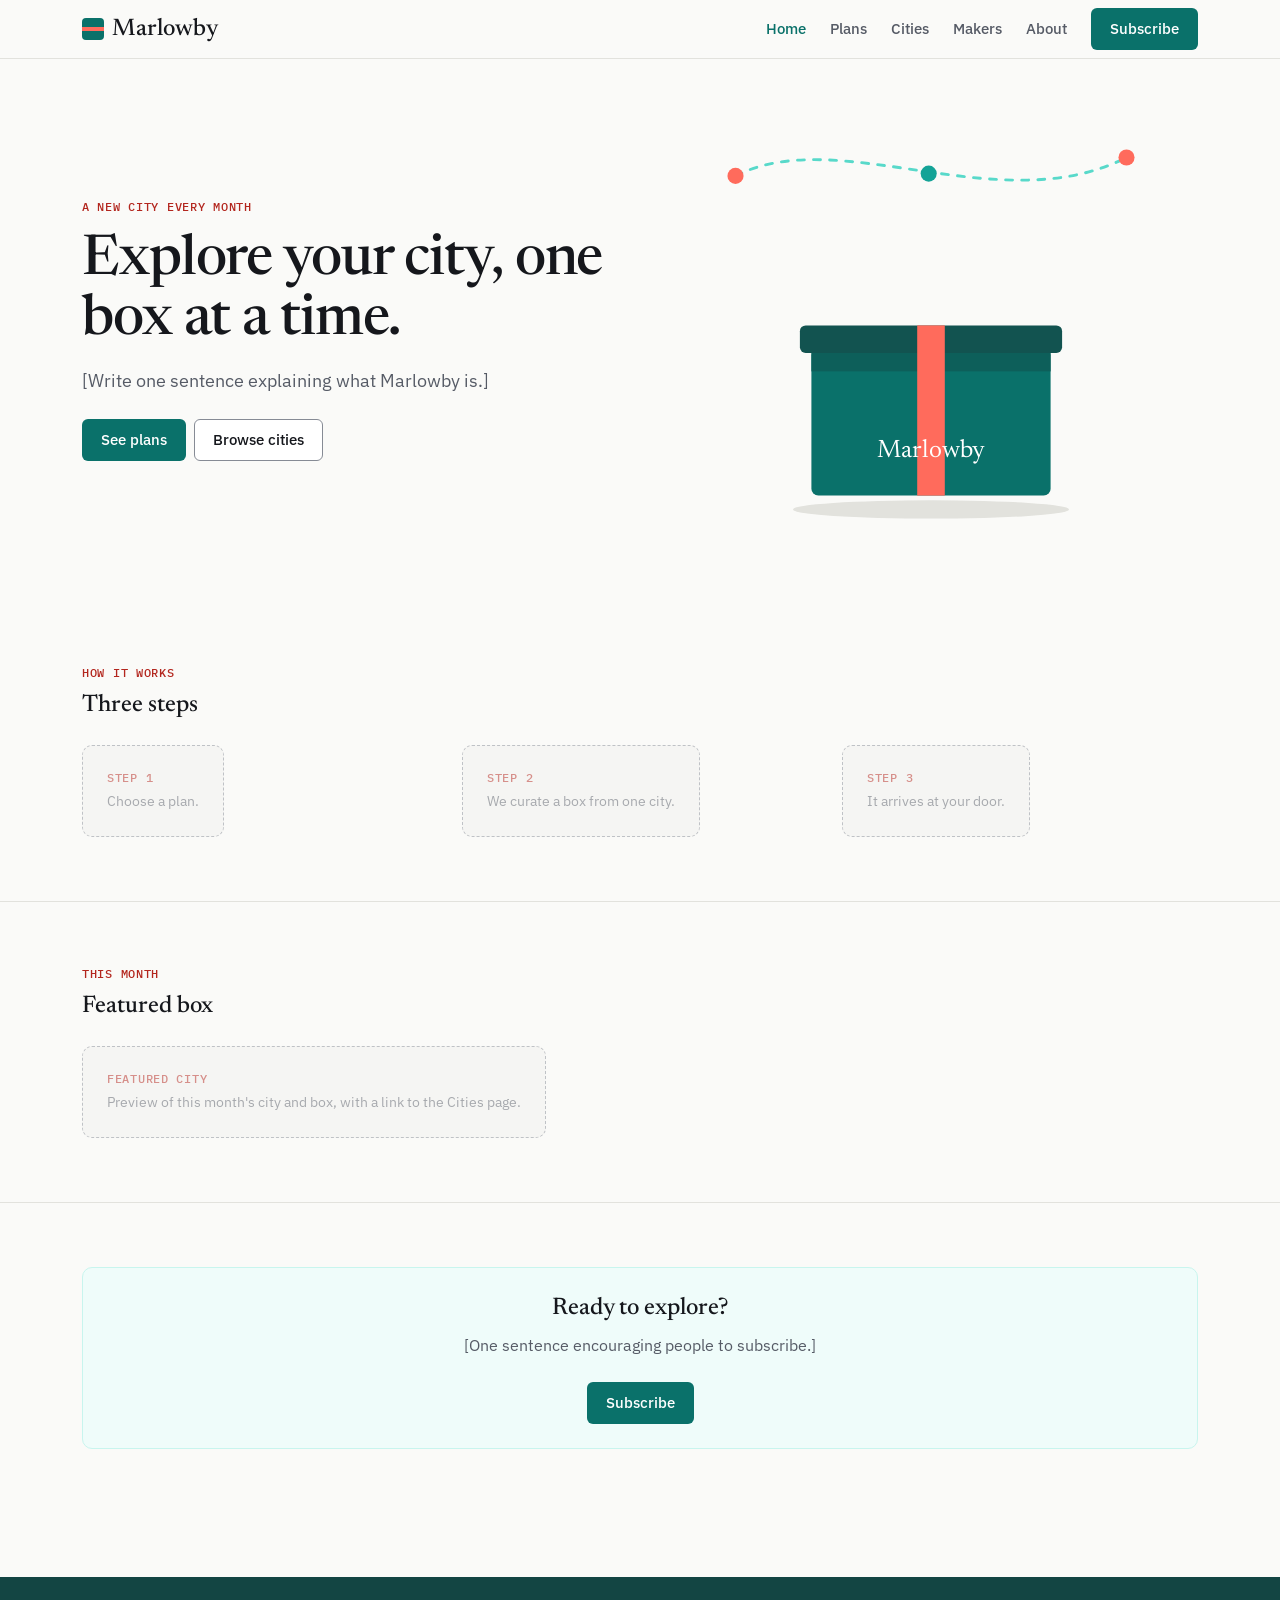
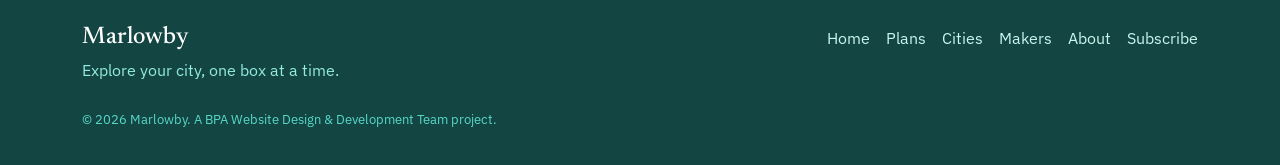
<file: index.html>
<!DOCTYPE html>
<html lang="en">
<head>
  <meta charset="utf-8">
  <meta name="viewport" content="width=device-width, initial-scale=1">
  <title>Marlowby — Explore your city, one box at a time</title>
  <meta name="description" content="Marlowby is a monthly subscription box featuring local products, small businesses and cultural experiences from a different U.S. city.">
  <!-- Fonts -->
  <link rel="preconnect" href="https://fonts.googleapis.com">
  <link rel="preconnect" href="https://fonts.gstatic.com" crossorigin>
  <link href="https://fonts.googleapis.com/css2?family=Newsreader:opsz,wght@6..72,400;6..72,500&amp;family=IBM+Plex+Sans:wght@400;500;600&amp;family=IBM+Plex+Mono:wght@400;500&amp;display=swap" rel="stylesheet">
  <!-- Bootstrap (layout grid and mobile menu) -->
  <link href="https://cdn.jsdelivr.net/npm/bootstrap@5.3.3/dist/css/bootstrap.min.css" rel="stylesheet">
  <!-- Our own styles: always loaded last so they win -->
  <link href="css/style.css" rel="stylesheet">
</head>
<body>
  <a class="visually-hidden-focusable" href="#main">Skip to content</a>

  <!-- ===== NAV BAR: identical on every page. Change it on all six pages at once. ===== -->
  <nav class="navbar navbar-expand-lg sticky-top site-nav" aria-label="Main">
    <div class="container">
      <a class="navbar-brand" href="index.html"><span class="brand-mark" aria-hidden="true"></span>Marlowby</a>
      <button class="navbar-toggler" type="button" data-bs-toggle="collapse" data-bs-target="#mainNav" aria-controls="mainNav" aria-expanded="false" aria-label="Open menu">
        <span class="navbar-toggler-icon"></span>
      </button>
      <div class="collapse navbar-collapse" id="mainNav">
        <ul class="navbar-nav ms-auto align-items-lg-center gap-lg-2">
          <li class="nav-item"><a class="nav-link" href="index.html">Home</a></li>
          <li class="nav-item"><a class="nav-link" href="plans.html">Plans</a></li>
          <li class="nav-item"><a class="nav-link" href="cities.html">Cities</a></li>
          <li class="nav-item"><a class="nav-link" href="makers.html">Makers</a></li>
          <li class="nav-item"><a class="nav-link" href="about.html">About</a></li>
          <li class="nav-item ms-lg-2"><a class="z-btn z-btn--primary" href="subscribe.html">Subscribe</a></li>
        </ul>
      </div>
    </div>
  </nav>

  <main id="main">
    <!-- ===== HERO ===== -->
    <section class="hero">
      <div class="container">
        <div class="row align-items-center g-5">
          <div class="col-lg-6">
            <p class="eyebrow mb-3">A new city every month</p>
            <h1 class="display mb-3">Explore your city, one box at a time.</h1>
            <p class="lede mb-4">[Write one sentence explaining what Marlowby is.]</p>
            <div class="d-flex flex-wrap gap-2">
              <a class="z-btn z-btn--primary" href="plans.html">See plans</a>
              <a class="z-btn z-btn--secondary" href="cities.html">Browse cities</a>
            </div>
          </div>
          <div class="col-lg-6">
          <svg class="hero-visual" viewBox="0 0 400 360" role="img" aria-labelledby="heroTitle">
            <title id="heroTitle">A Marlowby box opening, with local goods rising out of it</title>
            <!-- dashed travel route between three city pins -->
            <path class="route" d="M30 46 C 120 0, 260 86, 370 30" fill="none" stroke="var(--main-300)" stroke-width="2.5" stroke-linecap="round"/>
            <circle cx="30" cy="46" r="7" fill="var(--pop)"/>
            <circle cx="198" cy="44" r="7" fill="var(--main-500)"/>
            <circle cx="370" cy="30" r="7" fill="var(--pop)"/>
            <!-- items that float out of the box -->
            <g transform="translate(0,-34)">
            <g class="box-item box-item--1"><rect x="78" y="112" width="86" height="58" rx="5" fill="var(--surface)" stroke="var(--main-700)" stroke-width="2"/><rect x="138" y="118" width="20" height="24" rx="2" fill="var(--pop)"/><line x1="86" y1="150" x2="126" y2="150" stroke="var(--main-400)" stroke-width="2"/><line x1="86" y1="160" x2="116" y2="160" stroke="var(--main-400)" stroke-width="2"/></g>
            <g class="box-item box-item--2"><rect x="176" y="98" width="48" height="66" rx="10" fill="var(--main-200)" stroke="var(--main-700)" stroke-width="2"/><rect x="172" y="88" width="56" height="16" rx="4" fill="var(--main-700)"/><rect x="186" y="122" width="28" height="22" rx="3" fill="var(--surface)"/></g>
            <g class="box-item box-item--3"><path d="M246 168 L250 108 L300 108 L304 168 Z" fill="var(--main-500)" stroke="var(--main-800)" stroke-width="2"/><rect x="258" y="126" width="34" height="18" rx="3" fill="var(--pop-soft)"/></g>
            <g class="box-item box-item--4"><path d="M330 56 l7 15 16 2 -12 11 3 16 -14 -8 -14 8 3 -16 -12 -11 16 -2 z" fill="var(--pop)"/></g>
            </g>
            <!-- the box -->
            <rect x="96" y="196" width="208" height="128" rx="6" fill="var(--main-600)"/>
            <rect x="96" y="196" width="208" height="20" fill="var(--main-700)"/>
            <rect x="188" y="196" width="24" height="128" fill="var(--pop)"/>
            <text x="200" y="290" text-anchor="middle" font-family="Newsreader, Georgia, serif" font-size="22" fill="#ffffff">Marlowby</text>
            <g class="box-lid"><rect x="86" y="176" width="228" height="24" rx="5" fill="var(--main-800)"/><rect x="188" y="176" width="24" height="24" fill="var(--pop)"/></g>
            <ellipse cx="200" cy="336" rx="120" ry="8" fill="var(--line)"/>
          </svg>
          </div>
        </div>
      </div>
    </section>

    <!-- ===== HOW IT WORKS ===== -->
    <section class="section reveal">
      <div class="container">
        <p class="eyebrow mb-2">How it works</p>
        <h2 class="mb-4">Three steps</h2>
        <div class="row g-4">
          <div class="col-md-4"><div class="placeholder"><strong>Step 1</strong>Choose a plan.</div></div>
          <div class="col-md-4"><div class="placeholder"><strong>Step 2</strong>We curate a box from one city.</div></div>
          <div class="col-md-4"><div class="placeholder"><strong>Step 3</strong>It arrives at your door.</div></div>
        </div>
      </div>
    </section>

    <!-- ===== FEATURED BOX ===== -->
    <section class="section reveal">
      <div class="container">
        <p class="eyebrow mb-2">This month</p>
        <h2 class="mb-4">Featured box</h2>
        <div class="placeholder"><strong>Featured city</strong>Preview of this month's city and box, with a link to the Cities page.</div>
      </div>
    </section>

    <!-- ===== CALL TO ACTION ===== -->
    <section class="section reveal">
      <div class="container">
        <div class="z-card z-card--soft text-center">
          <h2 class="mb-2">Ready to explore?</h2>
          <p class="mb-4">[One sentence encouraging people to subscribe.]</p>
          <a class="z-btn z-btn--primary" href="subscribe.html">Subscribe</a>
        </div>
      </div>
    </section>
  </main>

  <!-- ===== FOOTER: identical on every page ===== -->
  <footer class="site-footer">
    <div class="container">
      <div class="row g-4">
        <div class="col-md-6">
          <p class="footer-brand mb-2">Marlowby</p>
          <p class="mb-0">Explore your city, one box at a time.</p>
        </div>
        <div class="col-md-6">
          <ul class="list-unstyled d-flex flex-wrap gap-3 justify-content-md-end mb-0">
            <li><a href="index.html">Home</a></li> <li><a href="plans.html">Plans</a></li> <li><a href="cities.html">Cities</a></li> <li><a href="makers.html">Makers</a></li> <li><a href="about.html">About</a></li> <li><a href="subscribe.html">Subscribe</a></li>
          </ul>
        </div>
      </div>
      <p class="footer-small mt-4 mb-0">&copy; <span id="year">2026</span> Marlowby. A BPA Website Design &amp; Development Team project.</p>
    </div>
  </footer>

  <script src="https://cdn.jsdelivr.net/npm/bootstrap@5.3.3/dist/js/bootstrap.bundle.min.js"></script>
  <script src="js/main.js"></script>
</body>
</html>
</file>
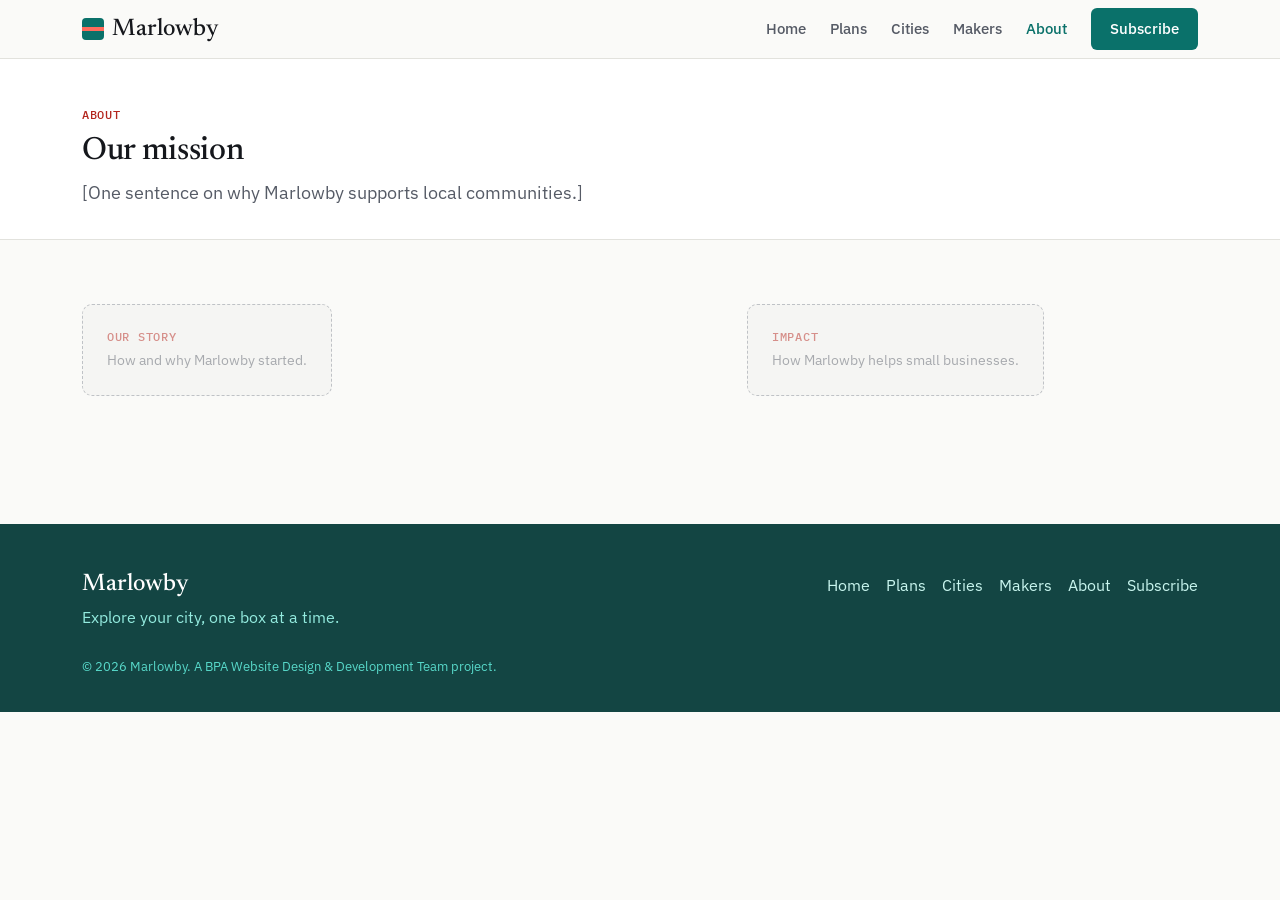
<file: about.html>
<!DOCTYPE html>
<html lang="en">
<head>
  <meta charset="utf-8">
  <meta name="viewport" content="width=device-width, initial-scale=1">
  <title>About — Marlowby</title>
  <meta name="description" content="Marlowby's mission to support local communities.">
  <!-- Fonts -->
  <link rel="preconnect" href="https://fonts.googleapis.com">
  <link rel="preconnect" href="https://fonts.gstatic.com" crossorigin>
  <link href="https://fonts.googleapis.com/css2?family=Newsreader:opsz,wght@6..72,400;6..72,500&amp;family=IBM+Plex+Sans:wght@400;500;600&amp;family=IBM+Plex+Mono:wght@400;500&amp;display=swap" rel="stylesheet">
  <!-- Bootstrap (layout grid and mobile menu) -->
  <link href="https://cdn.jsdelivr.net/npm/bootstrap@5.3.3/dist/css/bootstrap.min.css" rel="stylesheet">
  <!-- Our own styles: always loaded last so they win -->
  <link href="css/style.css" rel="stylesheet">
</head>
<body>
  <a class="visually-hidden-focusable" href="#main">Skip to content</a>

  <!-- ===== NAV BAR: identical on every page. Change it on all six pages at once. ===== -->
  <nav class="navbar navbar-expand-lg sticky-top site-nav" aria-label="Main">
    <div class="container">
      <a class="navbar-brand" href="index.html"><span class="brand-mark" aria-hidden="true"></span>Marlowby</a>
      <button class="navbar-toggler" type="button" data-bs-toggle="collapse" data-bs-target="#mainNav" aria-controls="mainNav" aria-expanded="false" aria-label="Open menu">
        <span class="navbar-toggler-icon"></span>
      </button>
      <div class="collapse navbar-collapse" id="mainNav">
        <ul class="navbar-nav ms-auto align-items-lg-center gap-lg-2">
          <li class="nav-item"><a class="nav-link" href="index.html">Home</a></li>
          <li class="nav-item"><a class="nav-link" href="plans.html">Plans</a></li>
          <li class="nav-item"><a class="nav-link" href="cities.html">Cities</a></li>
          <li class="nav-item"><a class="nav-link" href="makers.html">Makers</a></li>
          <li class="nav-item"><a class="nav-link" href="about.html">About</a></li>
          <li class="nav-item ms-lg-2"><a class="z-btn z-btn--primary" href="subscribe.html">Subscribe</a></li>
        </ul>
      </div>
    </div>
  </nav>

  <header class="page-header">
    <div class="container">
      <p class="eyebrow mb-2">About</p>
      <h1 class="mb-2">Our mission</h1>
      <p class="lede mb-0">[One sentence on why Marlowby supports local communities.]</p>
    </div>
  </header>

  <main id="main">
    <section class="section">
      <div class="container">
        <div class="row g-4">
          <div class="col-lg-7"><div class="placeholder"><strong>Our story</strong>How and why Marlowby started.</div></div>
          <div class="col-lg-5"><div class="placeholder"><strong>Impact</strong>How Marlowby helps small businesses.</div></div>
        </div>
      </div>
    </section>
  </main>

  <!-- ===== FOOTER: identical on every page ===== -->
  <footer class="site-footer">
    <div class="container">
      <div class="row g-4">
        <div class="col-md-6">
          <p class="footer-brand mb-2">Marlowby</p>
          <p class="mb-0">Explore your city, one box at a time.</p>
        </div>
        <div class="col-md-6">
          <ul class="list-unstyled d-flex flex-wrap gap-3 justify-content-md-end mb-0">
            <li><a href="index.html">Home</a></li> <li><a href="plans.html">Plans</a></li> <li><a href="cities.html">Cities</a></li> <li><a href="makers.html">Makers</a></li> <li><a href="about.html">About</a></li> <li><a href="subscribe.html">Subscribe</a></li>
          </ul>
        </div>
      </div>
      <p class="footer-small mt-4 mb-0">&copy; <span id="year">2026</span> Marlowby. A BPA Website Design &amp; Development Team project.</p>
    </div>
  </footer>

  <script src="https://cdn.jsdelivr.net/npm/bootstrap@5.3.3/dist/js/bootstrap.bundle.min.js"></script>
  <script src="js/main.js"></script>
</body>
</html>
</file>
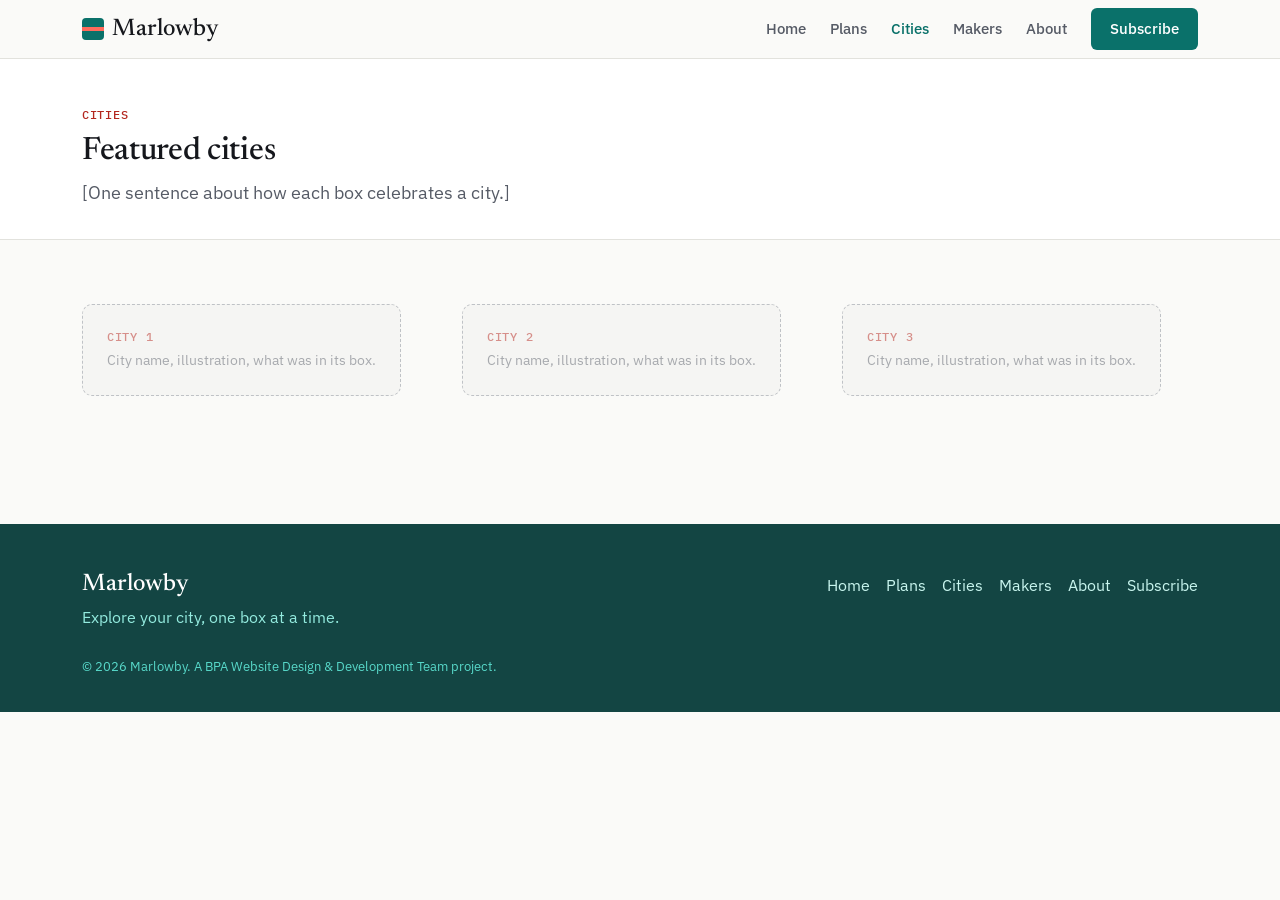
<file: cities.html>
<!DOCTYPE html>
<html lang="en">
<head>
  <meta charset="utf-8">
  <meta name="viewport" content="width=device-width, initial-scale=1">
  <title>Featured cities — Marlowby</title>
  <meta name="description" content="Featured Marlowby cities and example monthly boxes.">
  <!-- Fonts -->
  <link rel="preconnect" href="https://fonts.googleapis.com">
  <link rel="preconnect" href="https://fonts.gstatic.com" crossorigin>
  <link href="https://fonts.googleapis.com/css2?family=Newsreader:opsz,wght@6..72,400;6..72,500&amp;family=IBM+Plex+Sans:wght@400;500;600&amp;family=IBM+Plex+Mono:wght@400;500&amp;display=swap" rel="stylesheet">
  <!-- Bootstrap (layout grid and mobile menu) -->
  <link href="https://cdn.jsdelivr.net/npm/bootstrap@5.3.3/dist/css/bootstrap.min.css" rel="stylesheet">
  <!-- Our own styles: always loaded last so they win -->
  <link href="css/style.css" rel="stylesheet">
</head>
<body>
  <a class="visually-hidden-focusable" href="#main">Skip to content</a>

  <!-- ===== NAV BAR: identical on every page. Change it on all six pages at once. ===== -->
  <nav class="navbar navbar-expand-lg sticky-top site-nav" aria-label="Main">
    <div class="container">
      <a class="navbar-brand" href="index.html"><span class="brand-mark" aria-hidden="true"></span>Marlowby</a>
      <button class="navbar-toggler" type="button" data-bs-toggle="collapse" data-bs-target="#mainNav" aria-controls="mainNav" aria-expanded="false" aria-label="Open menu">
        <span class="navbar-toggler-icon"></span>
      </button>
      <div class="collapse navbar-collapse" id="mainNav">
        <ul class="navbar-nav ms-auto align-items-lg-center gap-lg-2">
          <li class="nav-item"><a class="nav-link" href="index.html">Home</a></li>
          <li class="nav-item"><a class="nav-link" href="plans.html">Plans</a></li>
          <li class="nav-item"><a class="nav-link" href="cities.html">Cities</a></li>
          <li class="nav-item"><a class="nav-link" href="makers.html">Makers</a></li>
          <li class="nav-item"><a class="nav-link" href="about.html">About</a></li>
          <li class="nav-item ms-lg-2"><a class="z-btn z-btn--primary" href="subscribe.html">Subscribe</a></li>
        </ul>
      </div>
    </div>
  </nav>

  <header class="page-header">
    <div class="container">
      <p class="eyebrow mb-2">Cities</p>
      <h1 class="mb-2">Featured cities</h1>
      <p class="lede mb-0">[One sentence about how each box celebrates a city.]</p>
    </div>
  </header>

  <main id="main">
    <section class="section">
      <div class="container">
        <div class="row g-4">
          <div class="col-md-6 col-lg-4"><div class="placeholder"><strong>City 1</strong>City name, illustration, what was in its box.</div></div>
          <div class="col-md-6 col-lg-4"><div class="placeholder"><strong>City 2</strong>City name, illustration, what was in its box.</div></div>
          <div class="col-md-6 col-lg-4"><div class="placeholder"><strong>City 3</strong>City name, illustration, what was in its box.</div></div>
        </div>
      </div>
    </section>
  </main>

  <!-- ===== FOOTER: identical on every page ===== -->
  <footer class="site-footer">
    <div class="container">
      <div class="row g-4">
        <div class="col-md-6">
          <p class="footer-brand mb-2">Marlowby</p>
          <p class="mb-0">Explore your city, one box at a time.</p>
        </div>
        <div class="col-md-6">
          <ul class="list-unstyled d-flex flex-wrap gap-3 justify-content-md-end mb-0">
            <li><a href="index.html">Home</a></li> <li><a href="plans.html">Plans</a></li> <li><a href="cities.html">Cities</a></li> <li><a href="makers.html">Makers</a></li> <li><a href="about.html">About</a></li> <li><a href="subscribe.html">Subscribe</a></li>
          </ul>
        </div>
      </div>
      <p class="footer-small mt-4 mb-0">&copy; <span id="year">2026</span> Marlowby. A BPA Website Design &amp; Development Team project.</p>
    </div>
  </footer>

  <script src="https://cdn.jsdelivr.net/npm/bootstrap@5.3.3/dist/js/bootstrap.bundle.min.js"></script>
  <script src="js/main.js"></script>
</body>
</html>
</file>
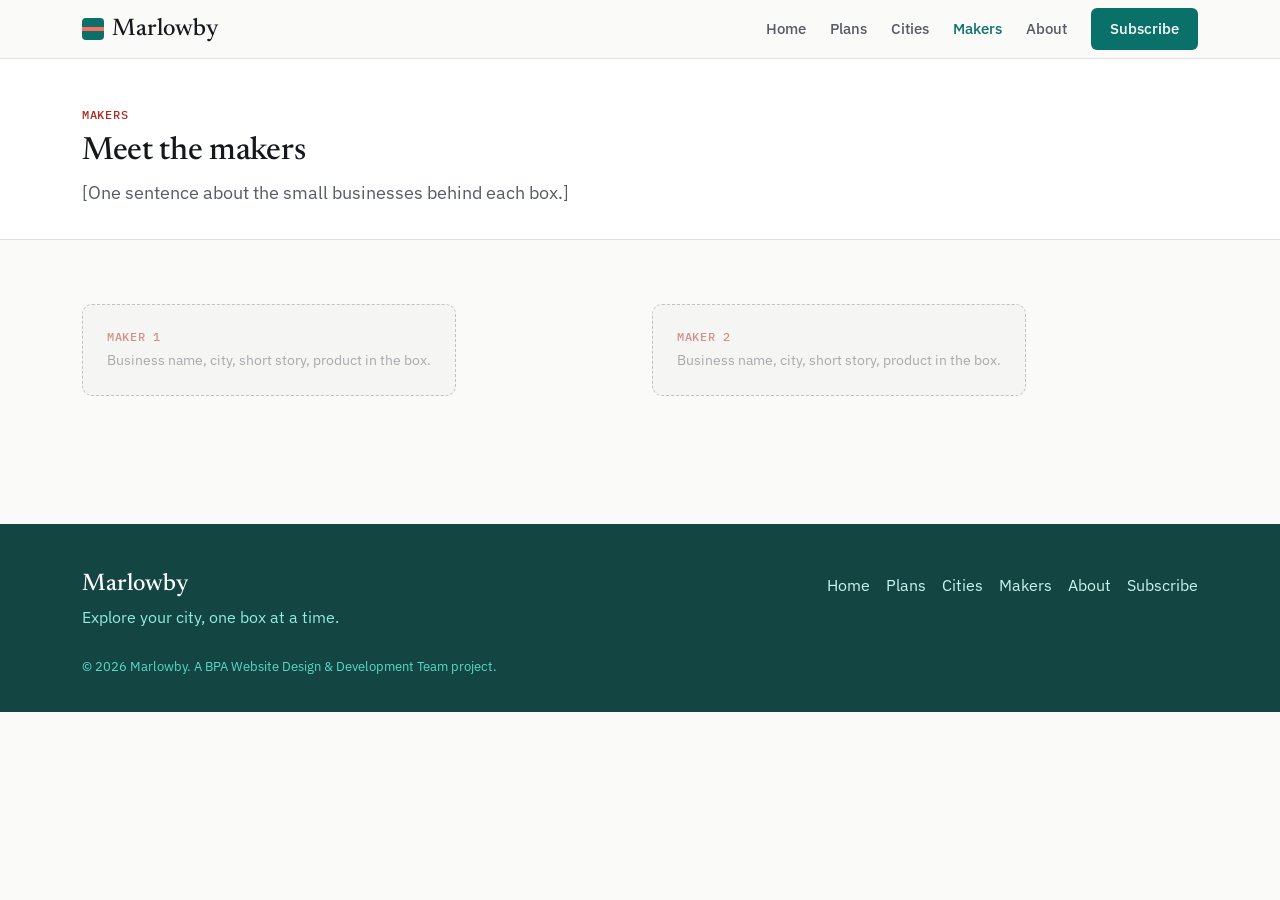
<file: makers.html>
<!DOCTYPE html>
<html lang="en">
<head>
  <meta charset="utf-8">
  <meta name="viewport" content="width=device-width, initial-scale=1">
  <title>Local makers — Marlowby</title>
  <meta name="description" content="The local businesses and products inside Marlowby boxes.">
  <!-- Fonts -->
  <link rel="preconnect" href="https://fonts.googleapis.com">
  <link rel="preconnect" href="https://fonts.gstatic.com" crossorigin>
  <link href="https://fonts.googleapis.com/css2?family=Newsreader:opsz,wght@6..72,400;6..72,500&amp;family=IBM+Plex+Sans:wght@400;500;600&amp;family=IBM+Plex+Mono:wght@400;500&amp;display=swap" rel="stylesheet">
  <!-- Bootstrap (layout grid and mobile menu) -->
  <link href="https://cdn.jsdelivr.net/npm/bootstrap@5.3.3/dist/css/bootstrap.min.css" rel="stylesheet">
  <!-- Our own styles: always loaded last so they win -->
  <link href="css/style.css" rel="stylesheet">
</head>
<body>
  <a class="visually-hidden-focusable" href="#main">Skip to content</a>

  <!-- ===== NAV BAR: identical on every page. Change it on all six pages at once. ===== -->
  <nav class="navbar navbar-expand-lg sticky-top site-nav" aria-label="Main">
    <div class="container">
      <a class="navbar-brand" href="index.html"><span class="brand-mark" aria-hidden="true"></span>Marlowby</a>
      <button class="navbar-toggler" type="button" data-bs-toggle="collapse" data-bs-target="#mainNav" aria-controls="mainNav" aria-expanded="false" aria-label="Open menu">
        <span class="navbar-toggler-icon"></span>
      </button>
      <div class="collapse navbar-collapse" id="mainNav">
        <ul class="navbar-nav ms-auto align-items-lg-center gap-lg-2">
          <li class="nav-item"><a class="nav-link" href="index.html">Home</a></li>
          <li class="nav-item"><a class="nav-link" href="plans.html">Plans</a></li>
          <li class="nav-item"><a class="nav-link" href="cities.html">Cities</a></li>
          <li class="nav-item"><a class="nav-link" href="makers.html">Makers</a></li>
          <li class="nav-item"><a class="nav-link" href="about.html">About</a></li>
          <li class="nav-item ms-lg-2"><a class="z-btn z-btn--primary" href="subscribe.html">Subscribe</a></li>
        </ul>
      </div>
    </div>
  </nav>

  <header class="page-header">
    <div class="container">
      <p class="eyebrow mb-2">Makers</p>
      <h1 class="mb-2">Meet the makers</h1>
      <p class="lede mb-0">[One sentence about the small businesses behind each box.]</p>
    </div>
  </header>

  <main id="main">
    <section class="section">
      <div class="container">
        <div class="row g-4">
          <div class="col-md-6"><div class="placeholder"><strong>Maker 1</strong>Business name, city, short story, product in the box.</div></div>
          <div class="col-md-6"><div class="placeholder"><strong>Maker 2</strong>Business name, city, short story, product in the box.</div></div>
        </div>
      </div>
    </section>
  </main>

  <!-- ===== FOOTER: identical on every page ===== -->
  <footer class="site-footer">
    <div class="container">
      <div class="row g-4">
        <div class="col-md-6">
          <p class="footer-brand mb-2">Marlowby</p>
          <p class="mb-0">Explore your city, one box at a time.</p>
        </div>
        <div class="col-md-6">
          <ul class="list-unstyled d-flex flex-wrap gap-3 justify-content-md-end mb-0">
            <li><a href="index.html">Home</a></li> <li><a href="plans.html">Plans</a></li> <li><a href="cities.html">Cities</a></li> <li><a href="makers.html">Makers</a></li> <li><a href="about.html">About</a></li> <li><a href="subscribe.html">Subscribe</a></li>
          </ul>
        </div>
      </div>
      <p class="footer-small mt-4 mb-0">&copy; <span id="year">2026</span> Marlowby. A BPA Website Design &amp; Development Team project.</p>
    </div>
  </footer>

  <script src="https://cdn.jsdelivr.net/npm/bootstrap@5.3.3/dist/js/bootstrap.bundle.min.js"></script>
  <script src="js/main.js"></script>
</body>
</html>
</file>
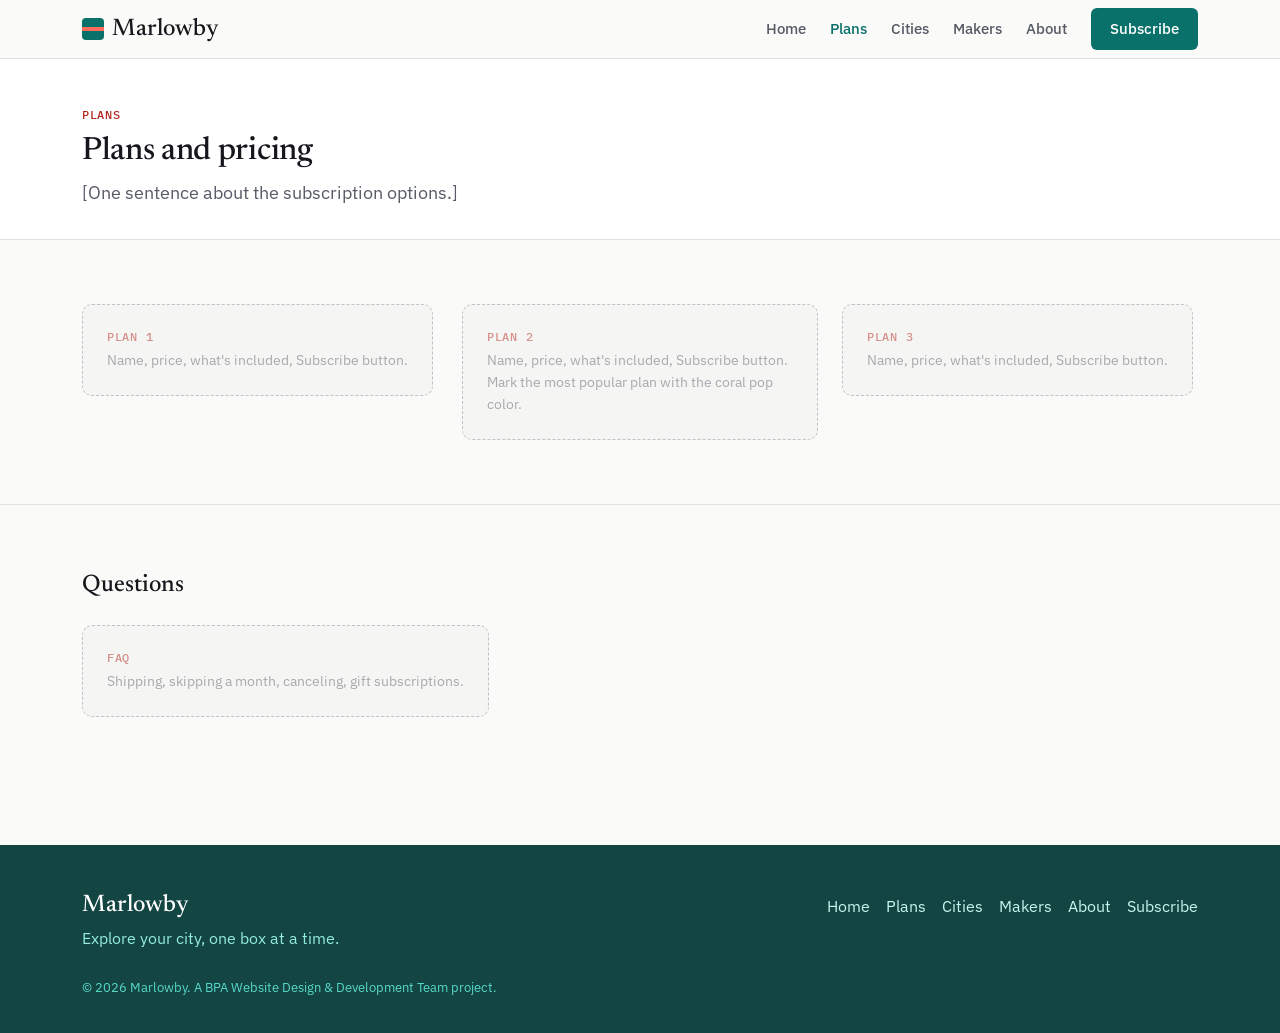
<file: plans.html>
<!DOCTYPE html>
<html lang="en">
<head>
  <meta charset="utf-8">
  <meta name="viewport" content="width=device-width, initial-scale=1">
  <title>Plans and pricing — Marlowby</title>
  <meta name="description" content="Marlowby subscription plans and pricing.">
  <!-- Fonts -->
  <link rel="preconnect" href="https://fonts.googleapis.com">
  <link rel="preconnect" href="https://fonts.gstatic.com" crossorigin>
  <link href="https://fonts.googleapis.com/css2?family=Newsreader:opsz,wght@6..72,400;6..72,500&amp;family=IBM+Plex+Sans:wght@400;500;600&amp;family=IBM+Plex+Mono:wght@400;500&amp;display=swap" rel="stylesheet">
  <!-- Bootstrap (layout grid and mobile menu) -->
  <link href="https://cdn.jsdelivr.net/npm/bootstrap@5.3.3/dist/css/bootstrap.min.css" rel="stylesheet">
  <!-- Our own styles: always loaded last so they win -->
  <link href="css/style.css" rel="stylesheet">
</head>
<body>
  <a class="visually-hidden-focusable" href="#main">Skip to content</a>

  <!-- ===== NAV BAR: identical on every page. Change it on all six pages at once. ===== -->
  <nav class="navbar navbar-expand-lg sticky-top site-nav" aria-label="Main">
    <div class="container">
      <a class="navbar-brand" href="index.html"><span class="brand-mark" aria-hidden="true"></span>Marlowby</a>
      <button class="navbar-toggler" type="button" data-bs-toggle="collapse" data-bs-target="#mainNav" aria-controls="mainNav" aria-expanded="false" aria-label="Open menu">
        <span class="navbar-toggler-icon"></span>
      </button>
      <div class="collapse navbar-collapse" id="mainNav">
        <ul class="navbar-nav ms-auto align-items-lg-center gap-lg-2">
          <li class="nav-item"><a class="nav-link" href="index.html">Home</a></li>
          <li class="nav-item"><a class="nav-link" href="plans.html">Plans</a></li>
          <li class="nav-item"><a class="nav-link" href="cities.html">Cities</a></li>
          <li class="nav-item"><a class="nav-link" href="makers.html">Makers</a></li>
          <li class="nav-item"><a class="nav-link" href="about.html">About</a></li>
          <li class="nav-item ms-lg-2"><a class="z-btn z-btn--primary" href="subscribe.html">Subscribe</a></li>
        </ul>
      </div>
    </div>
  </nav>

  <header class="page-header">
    <div class="container">
      <p class="eyebrow mb-2">Plans</p>
      <h1 class="mb-2">Plans and pricing</h1>
      <p class="lede mb-0">[One sentence about the subscription options.]</p>
    </div>
  </header>

  <main id="main">
    <section class="section">
      <div class="container">
        <div class="row g-4">
          <div class="col-md-4"><div class="placeholder"><strong>Plan 1</strong>Name, price, what's included, Subscribe button.</div></div>
          <div class="col-md-4"><div class="placeholder"><strong>Plan 2</strong>Name, price, what's included, Subscribe button. Mark the most popular plan with the coral pop color.</div></div>
          <div class="col-md-4"><div class="placeholder"><strong>Plan 3</strong>Name, price, what's included, Subscribe button.</div></div>
        </div>
      </div>
    </section>
    <section class="section reveal">
      <div class="container">
        <h2 class="mb-4">Questions</h2>
        <div class="placeholder"><strong>FAQ</strong>Shipping, skipping a month, canceling, gift subscriptions.</div>
      </div>
    </section>
  </main>

  <!-- ===== FOOTER: identical on every page ===== -->
  <footer class="site-footer">
    <div class="container">
      <div class="row g-4">
        <div class="col-md-6">
          <p class="footer-brand mb-2">Marlowby</p>
          <p class="mb-0">Explore your city, one box at a time.</p>
        </div>
        <div class="col-md-6">
          <ul class="list-unstyled d-flex flex-wrap gap-3 justify-content-md-end mb-0">
            <li><a href="index.html">Home</a></li> <li><a href="plans.html">Plans</a></li> <li><a href="cities.html">Cities</a></li> <li><a href="makers.html">Makers</a></li> <li><a href="about.html">About</a></li> <li><a href="subscribe.html">Subscribe</a></li>
          </ul>
        </div>
      </div>
      <p class="footer-small mt-4 mb-0">&copy; <span id="year">2026</span> Marlowby. A BPA Website Design &amp; Development Team project.</p>
    </div>
  </footer>

  <script src="https://cdn.jsdelivr.net/npm/bootstrap@5.3.3/dist/js/bootstrap.bundle.min.js"></script>
  <script src="js/main.js"></script>
</body>
</html>
</file>
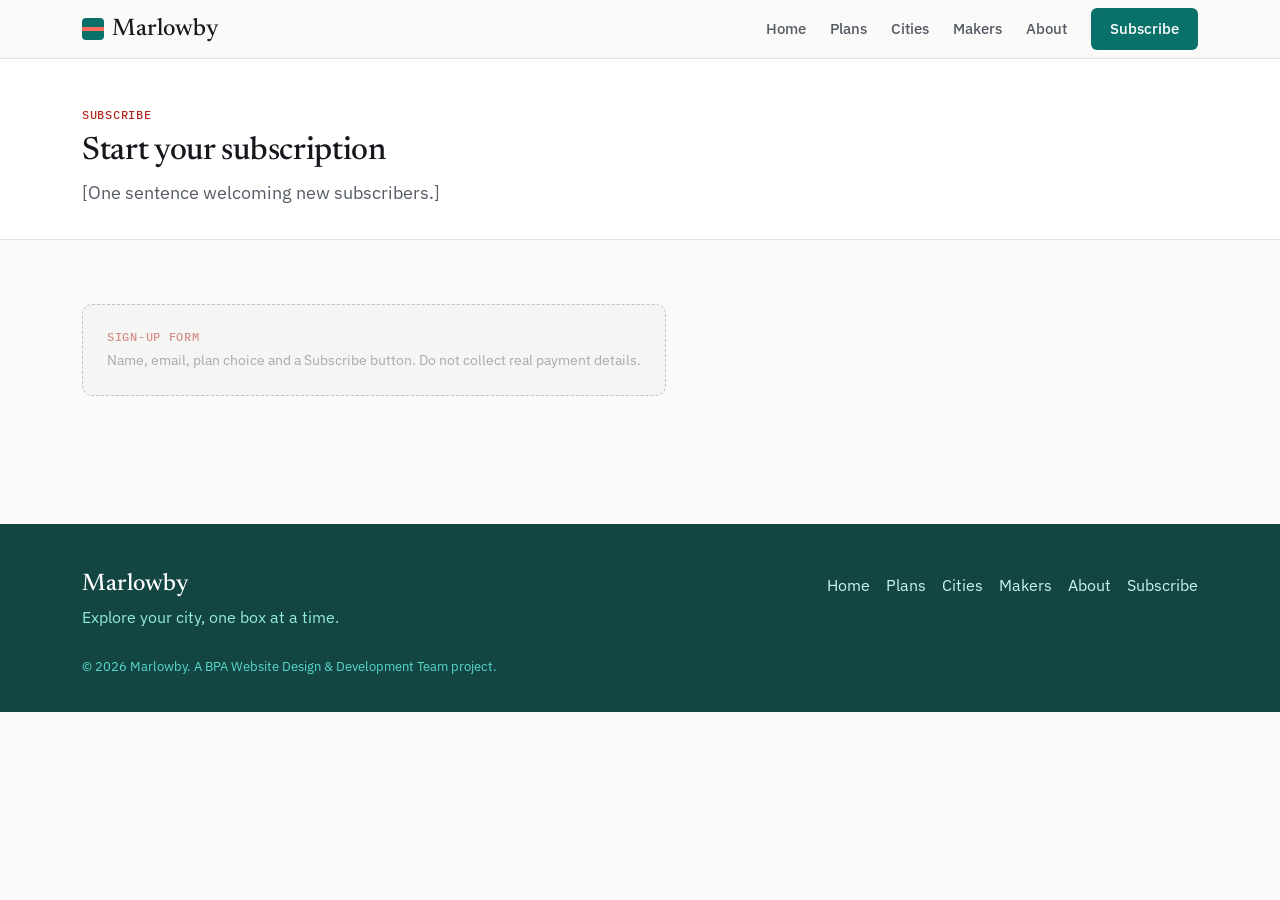
<file: subscribe.html>
<!DOCTYPE html>
<html lang="en">
<head>
  <meta charset="utf-8">
  <meta name="viewport" content="width=device-width, initial-scale=1">
  <title>Subscribe — Marlowby</title>
  <meta name="description" content="Sign up for a Marlowby subscription.">
  <!-- Fonts -->
  <link rel="preconnect" href="https://fonts.googleapis.com">
  <link rel="preconnect" href="https://fonts.gstatic.com" crossorigin>
  <link href="https://fonts.googleapis.com/css2?family=Newsreader:opsz,wght@6..72,400;6..72,500&amp;family=IBM+Plex+Sans:wght@400;500;600&amp;family=IBM+Plex+Mono:wght@400;500&amp;display=swap" rel="stylesheet">
  <!-- Bootstrap (layout grid and mobile menu) -->
  <link href="https://cdn.jsdelivr.net/npm/bootstrap@5.3.3/dist/css/bootstrap.min.css" rel="stylesheet">
  <!-- Our own styles: always loaded last so they win -->
  <link href="css/style.css" rel="stylesheet">
</head>
<body>
  <a class="visually-hidden-focusable" href="#main">Skip to content</a>

  <!-- ===== NAV BAR: identical on every page. Change it on all six pages at once. ===== -->
  <nav class="navbar navbar-expand-lg sticky-top site-nav" aria-label="Main">
    <div class="container">
      <a class="navbar-brand" href="index.html"><span class="brand-mark" aria-hidden="true"></span>Marlowby</a>
      <button class="navbar-toggler" type="button" data-bs-toggle="collapse" data-bs-target="#mainNav" aria-controls="mainNav" aria-expanded="false" aria-label="Open menu">
        <span class="navbar-toggler-icon"></span>
      </button>
      <div class="collapse navbar-collapse" id="mainNav">
        <ul class="navbar-nav ms-auto align-items-lg-center gap-lg-2">
          <li class="nav-item"><a class="nav-link" href="index.html">Home</a></li>
          <li class="nav-item"><a class="nav-link" href="plans.html">Plans</a></li>
          <li class="nav-item"><a class="nav-link" href="cities.html">Cities</a></li>
          <li class="nav-item"><a class="nav-link" href="makers.html">Makers</a></li>
          <li class="nav-item"><a class="nav-link" href="about.html">About</a></li>
          <li class="nav-item ms-lg-2"><a class="z-btn z-btn--primary" href="subscribe.html">Subscribe</a></li>
        </ul>
      </div>
    </div>
  </nav>

  <header class="page-header">
    <div class="container">
      <p class="eyebrow mb-2">Subscribe</p>
      <h1 class="mb-2">Start your subscription</h1>
      <p class="lede mb-0">[One sentence welcoming new subscribers.]</p>
    </div>
  </header>

  <main id="main">
    <section class="section">
      <div class="container">
        <div class="placeholder"><strong>Sign-up form</strong>Name, email, plan choice and a Subscribe button. Do not collect real payment details.</div>
      </div>
    </section>
  </main>

  <!-- ===== FOOTER: identical on every page ===== -->
  <footer class="site-footer">
    <div class="container">
      <div class="row g-4">
        <div class="col-md-6">
          <p class="footer-brand mb-2">Marlowby</p>
          <p class="mb-0">Explore your city, one box at a time.</p>
        </div>
        <div class="col-md-6">
          <ul class="list-unstyled d-flex flex-wrap gap-3 justify-content-md-end mb-0">
            <li><a href="index.html">Home</a></li> <li><a href="plans.html">Plans</a></li> <li><a href="cities.html">Cities</a></li> <li><a href="makers.html">Makers</a></li> <li><a href="about.html">About</a></li> <li><a href="subscribe.html">Subscribe</a></li>
          </ul>
        </div>
      </div>
      <p class="footer-small mt-4 mb-0">&copy; <span id="year">2026</span> Marlowby. A BPA Website Design &amp; Development Team project.</p>
    </div>
  </footer>

  <script src="https://cdn.jsdelivr.net/npm/bootstrap@5.3.3/dist/js/bootstrap.bundle.min.js"></script>
  <script src="js/main.js"></script>
</body>
</html>
</file>
<file: css/style.css>
/* =========================================================
   Marlowby — main stylesheet
   Colors, fonts and spacing live in the :root block below.
   Change a value there and it updates on every page.
   ========================================================= */

:root {
  /* Base (neutral ground and text) */
  --bg: #fafaf8;
  --surface: #ffffff;
  --surface-sunken: #f2f2ef;
  --line: #e2e2dd;
  --line-strong: #868b95;
  --ink: #15171c;
  --ink-muted: #565b66;
  --ink-faint: #676c77;

  /* Main color: teal */
  --main-50: #effcfa;
  --main-100: #c8f5ee;
  --main-200: #94ebdf;
  --main-300: #58d9ca;
  --main-400: #2bbfb1;
  --main-500: #14a397;
  --main-600: #0a716a;
  --main-700: #0d5f5a;
  --main-800: #125350;
  --main-900: #134543;
  --main-950: #042928;
  --primary: var(--main-600);
  --primary-hover: var(--main-700);
  --primary-soft: var(--main-50);
  --on-primary: #ffffff;

  /* Pop color: coral (use for about 5–10% of a page) */
  --pop: #ff6b5c;
  --pop-soft: #ffece9;
  --pop-ink: #b3261e;
  --on-pop: #15171c;

  /* Fonts */
  --font-serif: "Newsreader", Georgia, serif;
  --font-sans: "IBM Plex Sans", system-ui, -apple-system, sans-serif;
  --font-mono: "IBM Plex Mono", ui-monospace, Menlo, monospace;

  /* Spacing and corners */
  --space-1: 4px;
  --space-2: 8px;
  --space-3: 12px;
  --space-4: 16px;
  --space-6: 24px;
  --space-8: 32px;
  --space-12: 48px;
  --space-16: 64px;
  --radius-sm: 4px;
  --radius-md: 6px;
  --radius-lg: 10px;
}

/* ---------- Base ---------- */
body {
  background: var(--bg);
  color: var(--ink);
  font: 400 16px/26px var(--font-sans);
}
h1, h2, .display {
  font-family: var(--font-serif);
  font-weight: 500;
  color: var(--ink);
}
.display { font-size: clamp(36px, 6vw, 56px); line-height: 1.08; letter-spacing: -0.02em; }
h1 { font-size: 32px; line-height: 40px; letter-spacing: -0.01em; }
h2 { font-size: 24px; line-height: 32px; }
h3 { font: 600 18px/26px var(--font-sans); }
p { color: var(--ink-muted); }
a { color: var(--primary); }
a:hover { color: var(--primary-hover); }
:focus-visible { outline: 2px solid var(--primary); outline-offset: 2px; }

.eyebrow {
  font: 500 12px/16px var(--font-mono);
  letter-spacing: 0.06em;
  text-transform: uppercase;
  color: var(--pop-ink);
}
.lede { font-size: 18px; line-height: 28px; max-width: 34rem; }
.section { padding: var(--space-16) 0; }
.section + .section { border-top: 1px solid var(--line); }

/* ---------- Buttons ---------- */
.z-btn {
  display: inline-flex;
  align-items: center;
  gap: var(--space-2);
  padding: 10px 18px;
  border-radius: var(--radius-md);
  border: 1px solid transparent;
  font: 500 15px/20px var(--font-sans);
  text-decoration: none;
  transition: background-color 140ms ease-out, border-color 140ms ease-out, color 140ms ease-out;
}
.z-btn--primary { background: var(--primary); color: var(--on-primary); }
.z-btn--primary:hover { background: var(--primary-hover); color: var(--on-primary); }
.z-btn--secondary { border-color: var(--line-strong); color: var(--ink); background: var(--surface); }
.z-btn--secondary:hover { border-color: var(--ink); color: var(--ink); }
.z-btn--pop { background: var(--pop); color: var(--on-pop); }
.z-btn--pop:hover { background: #ff8476; color: var(--on-pop); }

/* ---------- Navigation ---------- */
.site-nav {
  background: rgba(250, 250, 248, 0.92);
  backdrop-filter: blur(8px);
  border-bottom: 1px solid var(--line);
}
.site-nav .navbar-brand {
  font: 500 24px/1 var(--font-serif);
  color: var(--ink);
  display: flex;
  align-items: center;
  gap: var(--space-2);
}
.brand-mark {
  width: 22px;
  height: 22px;
  border-radius: var(--radius-sm);
  background: var(--primary);
  position: relative;
}
.brand-mark::after {
  content: "";
  position: absolute;
  inset: 9px 0 auto 0;
  height: 4px;
  background: var(--pop);
}
.site-nav .nav-link {
  color: var(--ink-muted);
  font-weight: 500;
  font-size: 15px;
  border-radius: var(--radius-md);
  transition: color 140ms ease-out;
}
.site-nav .nav-link:hover { color: var(--ink); }
.site-nav .nav-link.active { color: var(--primary); }

/* ---------- Hero ---------- */
.hero { padding: var(--space-16) 0; overflow: hidden; }
.hero-visual { width: 100%; max-width: 460px; margin: 0 auto; display: block; }

/* ---------- Page header (top of every inner page) ---------- */
.page-header {
  padding: var(--space-12) 0 var(--space-8);
  border-bottom: 1px solid var(--line);
  background: var(--surface);
}

/* ---------- Cards ---------- */
.z-card {
  height: 100%;
  background: var(--surface);
  border: 1px solid var(--line);
  border-radius: var(--radius-lg);
  padding: var(--space-6);
}
.z-card--soft { background: var(--primary-soft); border-color: var(--main-100); }

/* ---------- Placeholder blocks (delete each one once it is filled in) ---------- */
.placeholder {
  border: 1.5px dashed var(--line-strong);
  border-radius: var(--radius-lg);
  padding: var(--space-6);
  background: var(--surface-sunken);
  color: var(--ink-muted);
  font-size: 14px;
  line-height: 22px;
}
.placeholder strong {
  display: block;
  font: 500 12px/16px var(--font-mono);
  letter-spacing: 0.06em;
  text-transform: uppercase;
  color: var(--pop-ink);
  margin-bottom: var(--space-1);
}

/* ---------- Footer ---------- */
.site-footer {
  background: var(--main-900);
  color: var(--main-100);
  padding: var(--space-12) 0 var(--space-8);
  margin-top: var(--space-16);
}
.site-footer a { color: var(--main-100); text-decoration: none; }
.site-footer a:hover { color: #ffffff; text-decoration: underline; }
.site-footer .footer-brand { font: 500 24px/1 var(--font-serif); color: #ffffff; }
.site-footer p { color: var(--main-200); }
.site-footer .footer-small { font-size: 13px; color: var(--main-300); }

/* ---------- Scroll reveal (used by js/main.js) ---------- */
.reveal { opacity: 0; transform: translateY(12px); transition: opacity 500ms ease-out, transform 500ms ease-out; }
.reveal.is-visible { opacity: 1; transform: none; }

/* ---------- Hero animation: the box opens and city items float out ---------- */
.box-lid { transform-box: fill-box; transform-origin: 0% 100%; animation: lid 14s ease-in-out infinite; }
.box-item { opacity: 0; transform-box: fill-box; transform-origin: center; }
.box-item--1 { animation: item1 14s ease-in-out infinite; }
.box-item--2 { animation: item2 14s ease-in-out infinite; }
.box-item--3 { animation: item3 14s ease-in-out infinite; }
.box-item--4 { animation: item4 14s ease-in-out infinite; }
.route { stroke-dasharray: 6 8; animation: route 14s linear infinite; }

@keyframes lid {
  0%, 8%   { transform: rotate(0deg); }
  20%, 70% { transform: translate(-6px, -26px) rotate(-7deg); }
  82%, 100% { transform: rotate(0deg); }
}
@keyframes item1 {
  0%, 18%  { opacity: 0; transform: translate(40px, 90px) scale(0.6); }
  30%, 68% { opacity: 1; transform: translate(0, 0) rotate(-8deg) scale(1); }
  78%, 100% { opacity: 0; transform: translate(40px, 90px) scale(0.6); }
}
@keyframes item2 {
  0%, 22%  { opacity: 0; transform: translate(0, 100px) scale(0.6); }
  34%, 66% { opacity: 1; transform: translate(0, 0) rotate(4deg) scale(1); }
  76%, 100% { opacity: 0; transform: translate(0, 100px) scale(0.6); }
}
@keyframes item3 {
  0%, 26%  { opacity: 0; transform: translate(-40px, 90px) scale(0.6); }
  38%, 64% { opacity: 1; transform: translate(0, 0) rotate(10deg) scale(1); }
  74%, 100% { opacity: 0; transform: translate(-40px, 90px) scale(0.6); }
}
@keyframes item4 {
  0%, 30%  { opacity: 0; transform: translate(0, 60px) scale(0.5); }
  42%, 62% { opacity: 1; transform: translate(0, 0) scale(1); }
  72%, 100% { opacity: 0; transform: translate(0, 60px) scale(0.5); }
}
@keyframes route { to { stroke-dashoffset: -280; } }

/* Respect people who turn off motion in their device settings */
@media (prefers-reduced-motion: reduce) {
  .box-lid, .box-item, .route { animation: none; }
  .box-item { opacity: 1; }
  .box-lid { transform: translate(-6px, -26px) rotate(-7deg); }
  .reveal { opacity: 1; transform: none; transition: none; }
}
</file>
